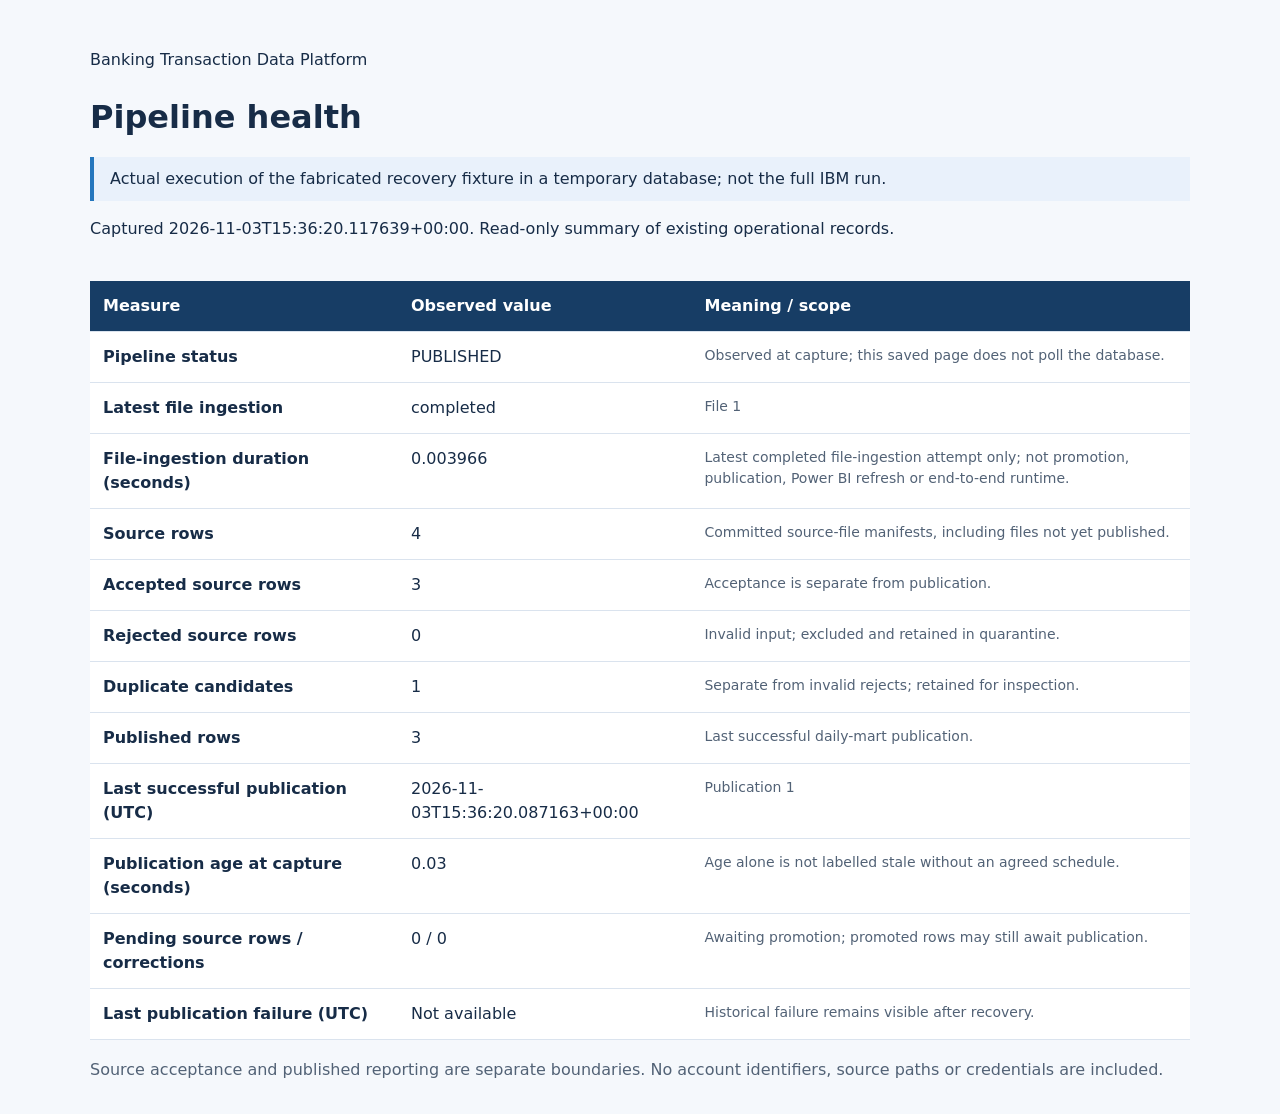
<file: pipeline/evidence/recovery_demo/1_load_health.html>
<!doctype html><html lang="en"><meta charset="utf-8"><meta name="viewport" content="width=device-width, initial-scale=1">
<title>Banking pipeline health</title><style>body{font:16px/1.5 system-ui,sans-serif;color:#172c47;background:#f5f8fc;margin:0;padding:32px}main{max-width:1100px;margin:auto}h1{margin-bottom:8px}.scope{border-left:4px solid #2476bd;padding:10px 16px;background:#e9f1fb}.scroll{overflow-x:auto}table{border-collapse:collapse;width:100%;background:white;margin-top:24px}th,td{text-align:left;vertical-align:top;border-bottom:1px solid #dae3ee;padding:13px}thead{background:#173d65;color:white}tbody th{width:28%}td:last-child{color:#526276;font-size:14px}footer{margin-top:18px;color:#526276}@media(max-width:600px){body{padding:16px}th,td{padding:10px}}</style>
<main><p>Banking Transaction Data Platform</p><h1>Pipeline health</h1><p class="scope">Actual execution of the fabricated recovery fixture in a temporary database; not the full IBM run.</p><p>Captured 2026-11-03T15:36:20.117639+00:00. Read-only summary of existing operational records.</p><div class="scroll"><table><thead><tr><th>Measure</th><th>Observed value</th><th>Meaning / scope</th></tr></thead><tbody><tr><th scope='row'>Pipeline status</th><td>PUBLISHED</td><td>Observed at capture; this saved page does not poll the database.</td></tr><tr><th scope='row'>Latest file ingestion</th><td>completed</td><td>File 1</td></tr><tr><th scope='row'>File-ingestion duration (seconds)</th><td>0.003966</td><td>Latest completed file-ingestion attempt only; not promotion, publication, Power BI refresh or end-to-end runtime.</td></tr><tr><th scope='row'>Source rows</th><td>4</td><td>Committed source-file manifests, including files not yet published.</td></tr><tr><th scope='row'>Accepted source rows</th><td>3</td><td>Acceptance is separate from publication.</td></tr><tr><th scope='row'>Rejected source rows</th><td>0</td><td>Invalid input; excluded and retained in quarantine.</td></tr><tr><th scope='row'>Duplicate candidates</th><td>1</td><td>Separate from invalid rejects; retained for inspection.</td></tr><tr><th scope='row'>Published rows</th><td>3</td><td>Last successful daily-mart publication.</td></tr><tr><th scope='row'>Last successful publication (UTC)</th><td>2026-11-03T15:36:20.087163+00:00</td><td>Publication 1</td></tr><tr><th scope='row'>Publication age at capture (seconds)</th><td>0.03</td><td>Age alone is not labelled stale without an agreed schedule.</td></tr><tr><th scope='row'>Pending source rows / corrections</th><td>0 / 0</td><td>Awaiting promotion; promoted rows may still await publication.</td></tr><tr><th scope='row'>Last publication failure (UTC)</th><td>Not available</td><td>Historical failure remains visible after recovery.</td></tr></tbody></table></div><footer>Source acceptance and published reporting are separate boundaries. No account identifiers, source paths or credentials are included.</footer></main></html>
</file>
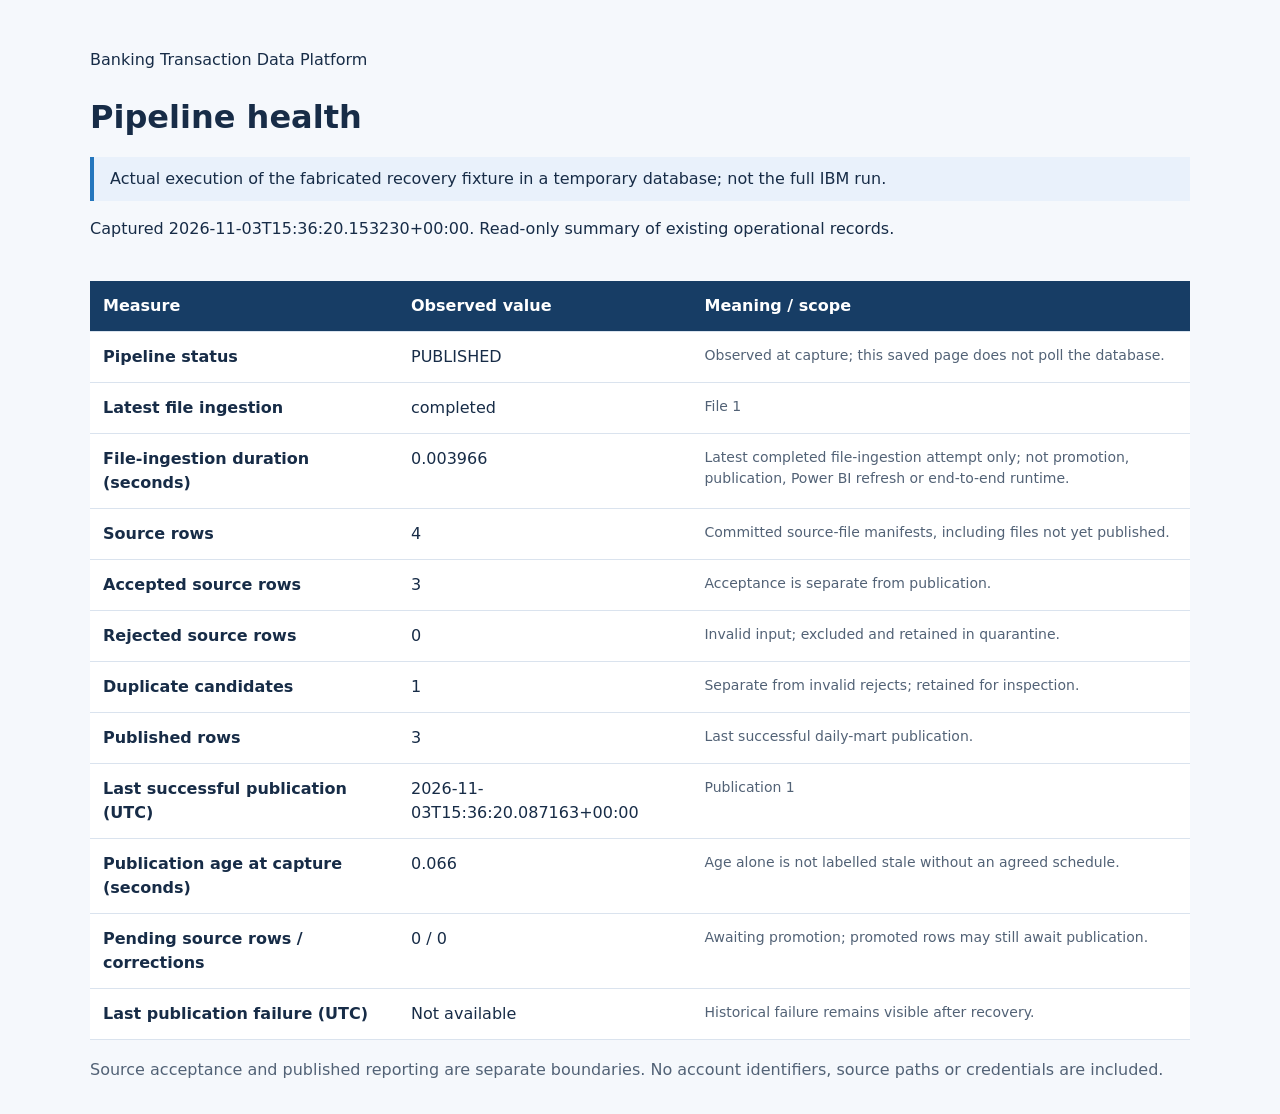
<file: pipeline/evidence/recovery_demo/2_replay_health.html>
<!doctype html><html lang="en"><meta charset="utf-8"><meta name="viewport" content="width=device-width, initial-scale=1">
<title>Banking pipeline health</title><style>body{font:16px/1.5 system-ui,sans-serif;color:#172c47;background:#f5f8fc;margin:0;padding:32px}main{max-width:1100px;margin:auto}h1{margin-bottom:8px}.scope{border-left:4px solid #2476bd;padding:10px 16px;background:#e9f1fb}.scroll{overflow-x:auto}table{border-collapse:collapse;width:100%;background:white;margin-top:24px}th,td{text-align:left;vertical-align:top;border-bottom:1px solid #dae3ee;padding:13px}thead{background:#173d65;color:white}tbody th{width:28%}td:last-child{color:#526276;font-size:14px}footer{margin-top:18px;color:#526276}@media(max-width:600px){body{padding:16px}th,td{padding:10px}}</style>
<main><p>Banking Transaction Data Platform</p><h1>Pipeline health</h1><p class="scope">Actual execution of the fabricated recovery fixture in a temporary database; not the full IBM run.</p><p>Captured 2026-11-03T15:36:20.153230+00:00. Read-only summary of existing operational records.</p><div class="scroll"><table><thead><tr><th>Measure</th><th>Observed value</th><th>Meaning / scope</th></tr></thead><tbody><tr><th scope='row'>Pipeline status</th><td>PUBLISHED</td><td>Observed at capture; this saved page does not poll the database.</td></tr><tr><th scope='row'>Latest file ingestion</th><td>completed</td><td>File 1</td></tr><tr><th scope='row'>File-ingestion duration (seconds)</th><td>0.003966</td><td>Latest completed file-ingestion attempt only; not promotion, publication, Power BI refresh or end-to-end runtime.</td></tr><tr><th scope='row'>Source rows</th><td>4</td><td>Committed source-file manifests, including files not yet published.</td></tr><tr><th scope='row'>Accepted source rows</th><td>3</td><td>Acceptance is separate from publication.</td></tr><tr><th scope='row'>Rejected source rows</th><td>0</td><td>Invalid input; excluded and retained in quarantine.</td></tr><tr><th scope='row'>Duplicate candidates</th><td>1</td><td>Separate from invalid rejects; retained for inspection.</td></tr><tr><th scope='row'>Published rows</th><td>3</td><td>Last successful daily-mart publication.</td></tr><tr><th scope='row'>Last successful publication (UTC)</th><td>2026-11-03T15:36:20.087163+00:00</td><td>Publication 1</td></tr><tr><th scope='row'>Publication age at capture (seconds)</th><td>0.066</td><td>Age alone is not labelled stale without an agreed schedule.</td></tr><tr><th scope='row'>Pending source rows / corrections</th><td>0 / 0</td><td>Awaiting promotion; promoted rows may still await publication.</td></tr><tr><th scope='row'>Last publication failure (UTC)</th><td>Not available</td><td>Historical failure remains visible after recovery.</td></tr></tbody></table></div><footer>Source acceptance and published reporting are separate boundaries. No account identifiers, source paths or credentials are included.</footer></main></html>
</file>
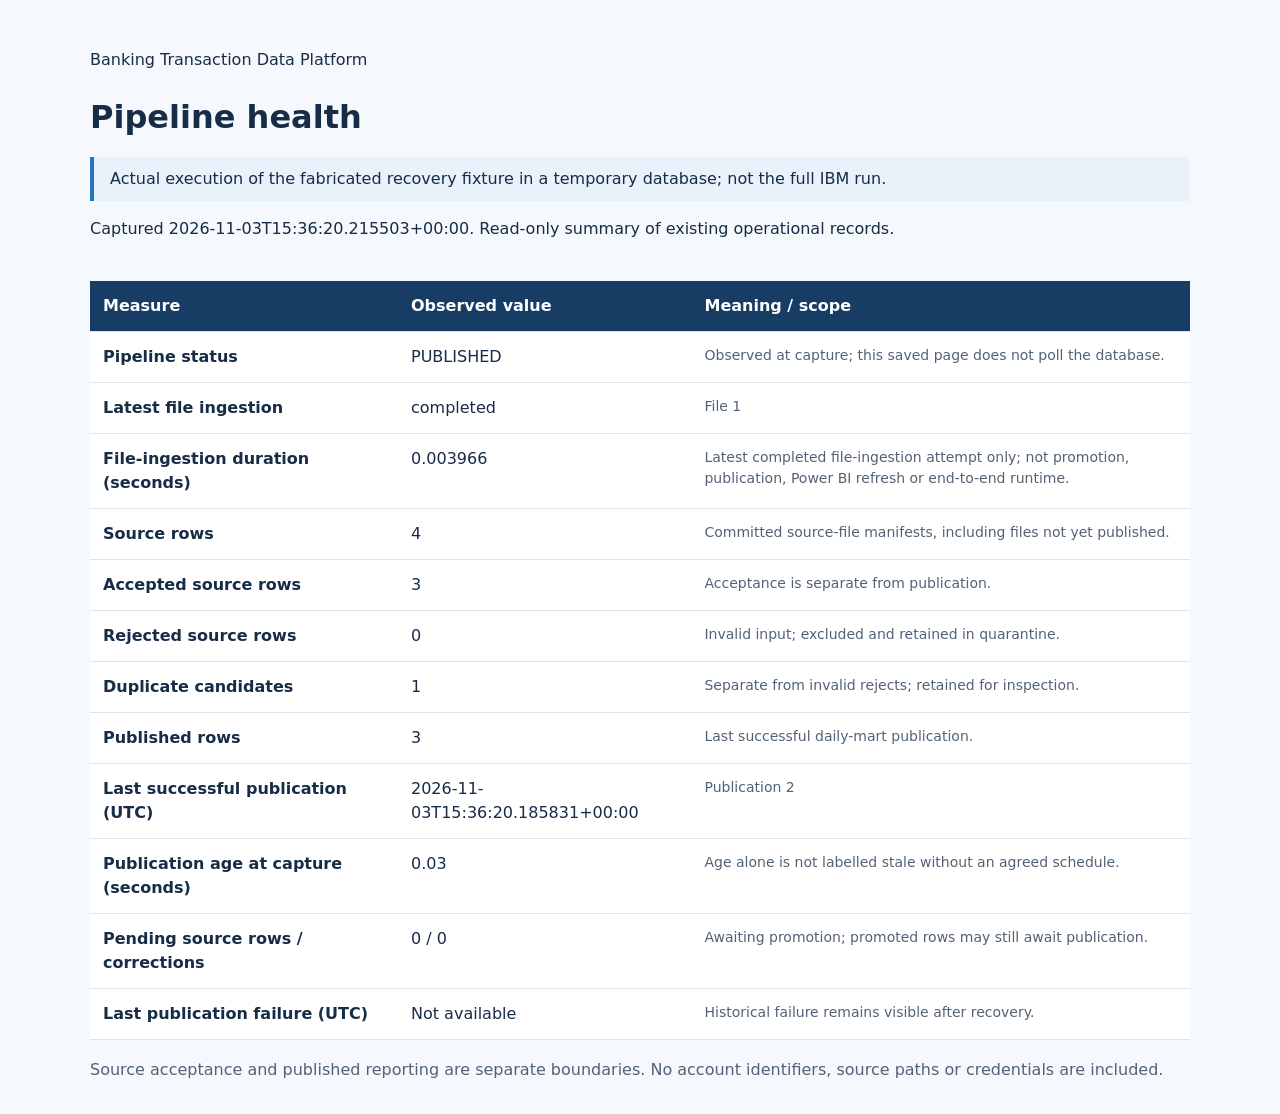
<file: pipeline/evidence/recovery_demo/3_correction_health.html>
<!doctype html><html lang="en"><meta charset="utf-8"><meta name="viewport" content="width=device-width, initial-scale=1">
<title>Banking pipeline health</title><style>body{font:16px/1.5 system-ui,sans-serif;color:#172c47;background:#f5f8fc;margin:0;padding:32px}main{max-width:1100px;margin:auto}h1{margin-bottom:8px}.scope{border-left:4px solid #2476bd;padding:10px 16px;background:#e9f1fb}.scroll{overflow-x:auto}table{border-collapse:collapse;width:100%;background:white;margin-top:24px}th,td{text-align:left;vertical-align:top;border-bottom:1px solid #dae3ee;padding:13px}thead{background:#173d65;color:white}tbody th{width:28%}td:last-child{color:#526276;font-size:14px}footer{margin-top:18px;color:#526276}@media(max-width:600px){body{padding:16px}th,td{padding:10px}}</style>
<main><p>Banking Transaction Data Platform</p><h1>Pipeline health</h1><p class="scope">Actual execution of the fabricated recovery fixture in a temporary database; not the full IBM run.</p><p>Captured 2026-11-03T15:36:20.215503+00:00. Read-only summary of existing operational records.</p><div class="scroll"><table><thead><tr><th>Measure</th><th>Observed value</th><th>Meaning / scope</th></tr></thead><tbody><tr><th scope='row'>Pipeline status</th><td>PUBLISHED</td><td>Observed at capture; this saved page does not poll the database.</td></tr><tr><th scope='row'>Latest file ingestion</th><td>completed</td><td>File 1</td></tr><tr><th scope='row'>File-ingestion duration (seconds)</th><td>0.003966</td><td>Latest completed file-ingestion attempt only; not promotion, publication, Power BI refresh or end-to-end runtime.</td></tr><tr><th scope='row'>Source rows</th><td>4</td><td>Committed source-file manifests, including files not yet published.</td></tr><tr><th scope='row'>Accepted source rows</th><td>3</td><td>Acceptance is separate from publication.</td></tr><tr><th scope='row'>Rejected source rows</th><td>0</td><td>Invalid input; excluded and retained in quarantine.</td></tr><tr><th scope='row'>Duplicate candidates</th><td>1</td><td>Separate from invalid rejects; retained for inspection.</td></tr><tr><th scope='row'>Published rows</th><td>3</td><td>Last successful daily-mart publication.</td></tr><tr><th scope='row'>Last successful publication (UTC)</th><td>2026-11-03T15:36:20.185831+00:00</td><td>Publication 2</td></tr><tr><th scope='row'>Publication age at capture (seconds)</th><td>0.03</td><td>Age alone is not labelled stale without an agreed schedule.</td></tr><tr><th scope='row'>Pending source rows / corrections</th><td>0 / 0</td><td>Awaiting promotion; promoted rows may still await publication.</td></tr><tr><th scope='row'>Last publication failure (UTC)</th><td>Not available</td><td>Historical failure remains visible after recovery.</td></tr></tbody></table></div><footer>Source acceptance and published reporting are separate boundaries. No account identifiers, source paths or credentials are included.</footer></main></html>
</file>
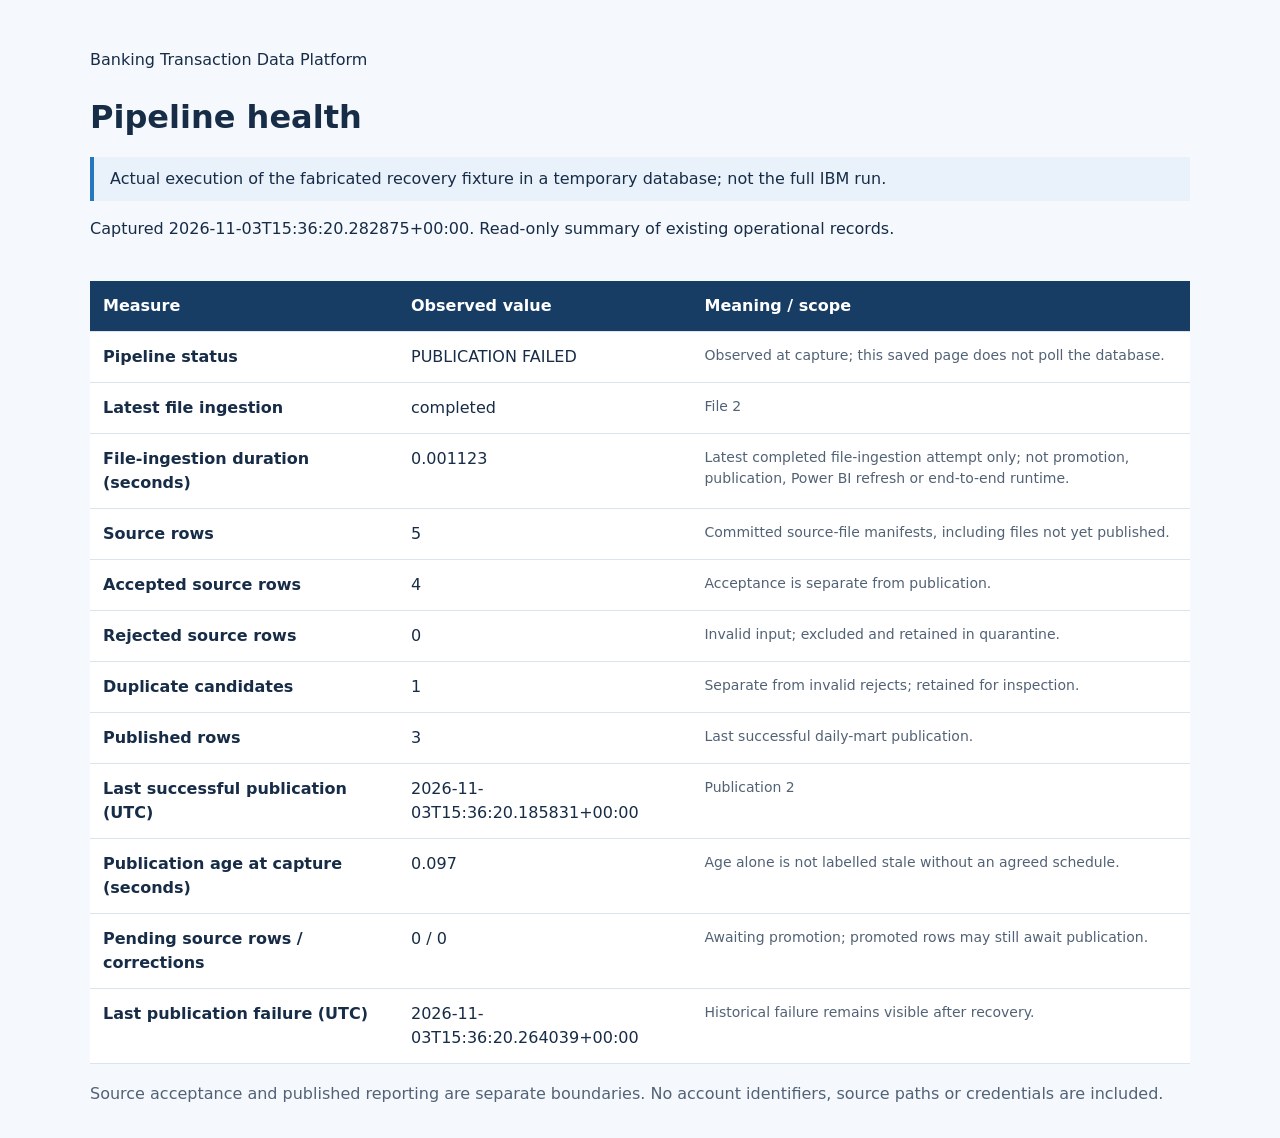
<file: pipeline/evidence/recovery_demo/4_blocked_publication_health.html>
<!doctype html><html lang="en"><meta charset="utf-8"><meta name="viewport" content="width=device-width, initial-scale=1">
<title>Banking pipeline health</title><style>body{font:16px/1.5 system-ui,sans-serif;color:#172c47;background:#f5f8fc;margin:0;padding:32px}main{max-width:1100px;margin:auto}h1{margin-bottom:8px}.scope{border-left:4px solid #2476bd;padding:10px 16px;background:#e9f1fb}.scroll{overflow-x:auto}table{border-collapse:collapse;width:100%;background:white;margin-top:24px}th,td{text-align:left;vertical-align:top;border-bottom:1px solid #dae3ee;padding:13px}thead{background:#173d65;color:white}tbody th{width:28%}td:last-child{color:#526276;font-size:14px}footer{margin-top:18px;color:#526276}@media(max-width:600px){body{padding:16px}th,td{padding:10px}}</style>
<main><p>Banking Transaction Data Platform</p><h1>Pipeline health</h1><p class="scope">Actual execution of the fabricated recovery fixture in a temporary database; not the full IBM run.</p><p>Captured 2026-11-03T15:36:20.282875+00:00. Read-only summary of existing operational records.</p><div class="scroll"><table><thead><tr><th>Measure</th><th>Observed value</th><th>Meaning / scope</th></tr></thead><tbody><tr><th scope='row'>Pipeline status</th><td>PUBLICATION FAILED</td><td>Observed at capture; this saved page does not poll the database.</td></tr><tr><th scope='row'>Latest file ingestion</th><td>completed</td><td>File 2</td></tr><tr><th scope='row'>File-ingestion duration (seconds)</th><td>0.001123</td><td>Latest completed file-ingestion attempt only; not promotion, publication, Power BI refresh or end-to-end runtime.</td></tr><tr><th scope='row'>Source rows</th><td>5</td><td>Committed source-file manifests, including files not yet published.</td></tr><tr><th scope='row'>Accepted source rows</th><td>4</td><td>Acceptance is separate from publication.</td></tr><tr><th scope='row'>Rejected source rows</th><td>0</td><td>Invalid input; excluded and retained in quarantine.</td></tr><tr><th scope='row'>Duplicate candidates</th><td>1</td><td>Separate from invalid rejects; retained for inspection.</td></tr><tr><th scope='row'>Published rows</th><td>3</td><td>Last successful daily-mart publication.</td></tr><tr><th scope='row'>Last successful publication (UTC)</th><td>2026-11-03T15:36:20.185831+00:00</td><td>Publication 2</td></tr><tr><th scope='row'>Publication age at capture (seconds)</th><td>0.097</td><td>Age alone is not labelled stale without an agreed schedule.</td></tr><tr><th scope='row'>Pending source rows / corrections</th><td>0 / 0</td><td>Awaiting promotion; promoted rows may still await publication.</td></tr><tr><th scope='row'>Last publication failure (UTC)</th><td>2026-11-03T15:36:20.264039+00:00</td><td>Historical failure remains visible after recovery.</td></tr></tbody></table></div><footer>Source acceptance and published reporting are separate boundaries. No account identifiers, source paths or credentials are included.</footer></main></html>
</file>
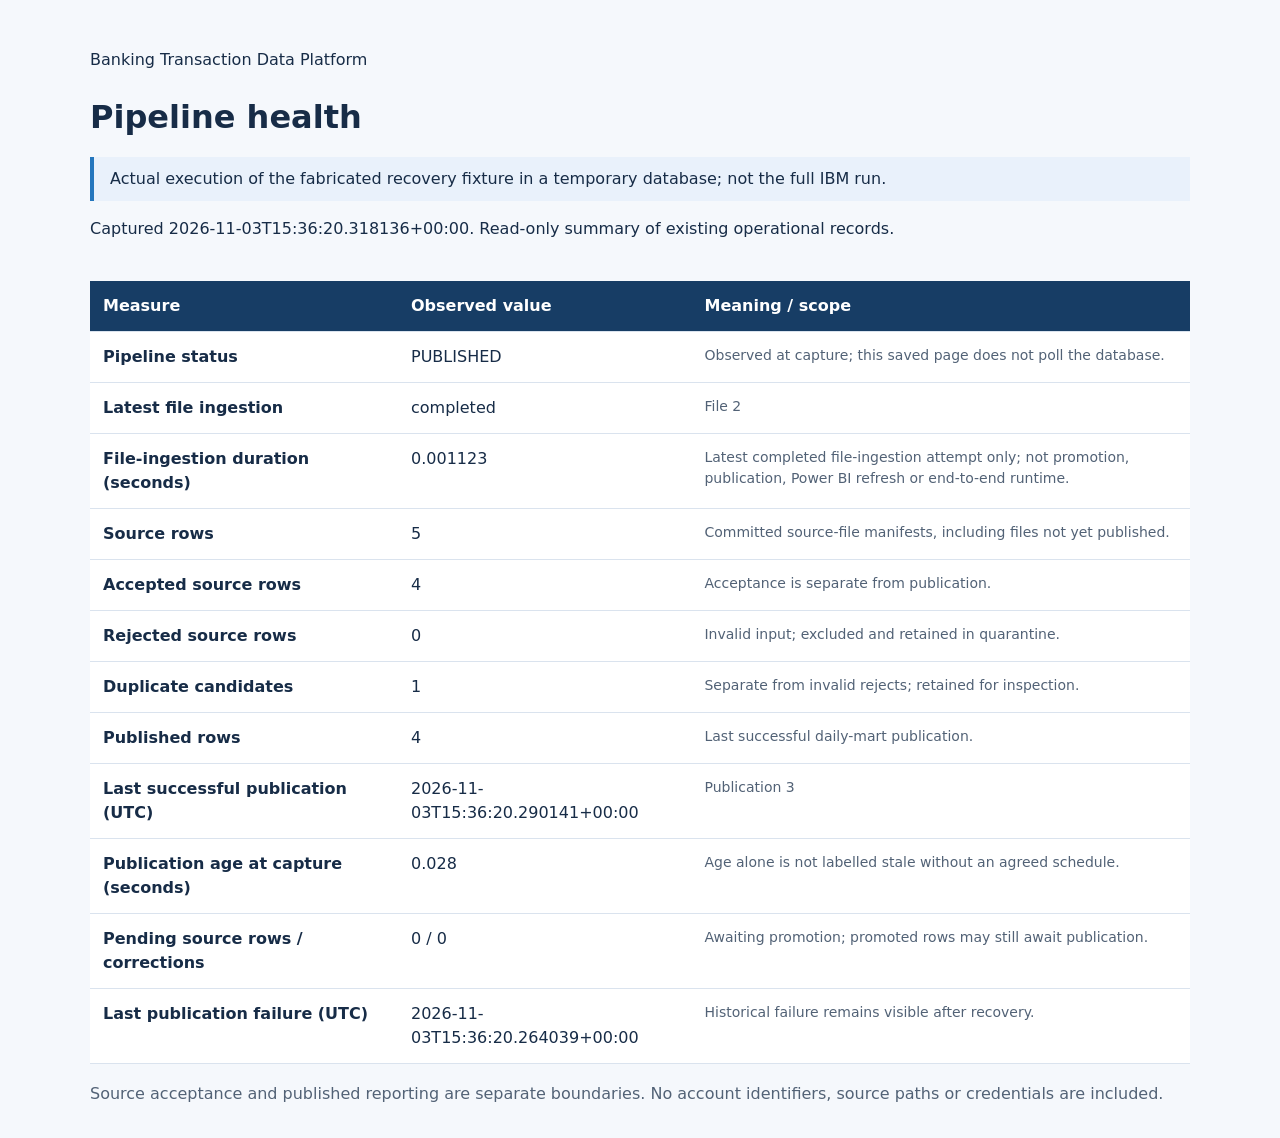
<file: pipeline/evidence/recovery_demo/5_recovered_health.html>
<!doctype html><html lang="en"><meta charset="utf-8"><meta name="viewport" content="width=device-width, initial-scale=1">
<title>Banking pipeline health</title><style>body{font:16px/1.5 system-ui,sans-serif;color:#172c47;background:#f5f8fc;margin:0;padding:32px}main{max-width:1100px;margin:auto}h1{margin-bottom:8px}.scope{border-left:4px solid #2476bd;padding:10px 16px;background:#e9f1fb}.scroll{overflow-x:auto}table{border-collapse:collapse;width:100%;background:white;margin-top:24px}th,td{text-align:left;vertical-align:top;border-bottom:1px solid #dae3ee;padding:13px}thead{background:#173d65;color:white}tbody th{width:28%}td:last-child{color:#526276;font-size:14px}footer{margin-top:18px;color:#526276}@media(max-width:600px){body{padding:16px}th,td{padding:10px}}</style>
<main><p>Banking Transaction Data Platform</p><h1>Pipeline health</h1><p class="scope">Actual execution of the fabricated recovery fixture in a temporary database; not the full IBM run.</p><p>Captured 2026-11-03T15:36:20.318136+00:00. Read-only summary of existing operational records.</p><div class="scroll"><table><thead><tr><th>Measure</th><th>Observed value</th><th>Meaning / scope</th></tr></thead><tbody><tr><th scope='row'>Pipeline status</th><td>PUBLISHED</td><td>Observed at capture; this saved page does not poll the database.</td></tr><tr><th scope='row'>Latest file ingestion</th><td>completed</td><td>File 2</td></tr><tr><th scope='row'>File-ingestion duration (seconds)</th><td>0.001123</td><td>Latest completed file-ingestion attempt only; not promotion, publication, Power BI refresh or end-to-end runtime.</td></tr><tr><th scope='row'>Source rows</th><td>5</td><td>Committed source-file manifests, including files not yet published.</td></tr><tr><th scope='row'>Accepted source rows</th><td>4</td><td>Acceptance is separate from publication.</td></tr><tr><th scope='row'>Rejected source rows</th><td>0</td><td>Invalid input; excluded and retained in quarantine.</td></tr><tr><th scope='row'>Duplicate candidates</th><td>1</td><td>Separate from invalid rejects; retained for inspection.</td></tr><tr><th scope='row'>Published rows</th><td>4</td><td>Last successful daily-mart publication.</td></tr><tr><th scope='row'>Last successful publication (UTC)</th><td>2026-11-03T15:36:20.290141+00:00</td><td>Publication 3</td></tr><tr><th scope='row'>Publication age at capture (seconds)</th><td>0.028</td><td>Age alone is not labelled stale without an agreed schedule.</td></tr><tr><th scope='row'>Pending source rows / corrections</th><td>0 / 0</td><td>Awaiting promotion; promoted rows may still await publication.</td></tr><tr><th scope='row'>Last publication failure (UTC)</th><td>2026-11-03T15:36:20.264039+00:00</td><td>Historical failure remains visible after recovery.</td></tr></tbody></table></div><footer>Source acceptance and published reporting are separate boundaries. No account identifiers, source paths or credentials are included.</footer></main></html>
</file>
